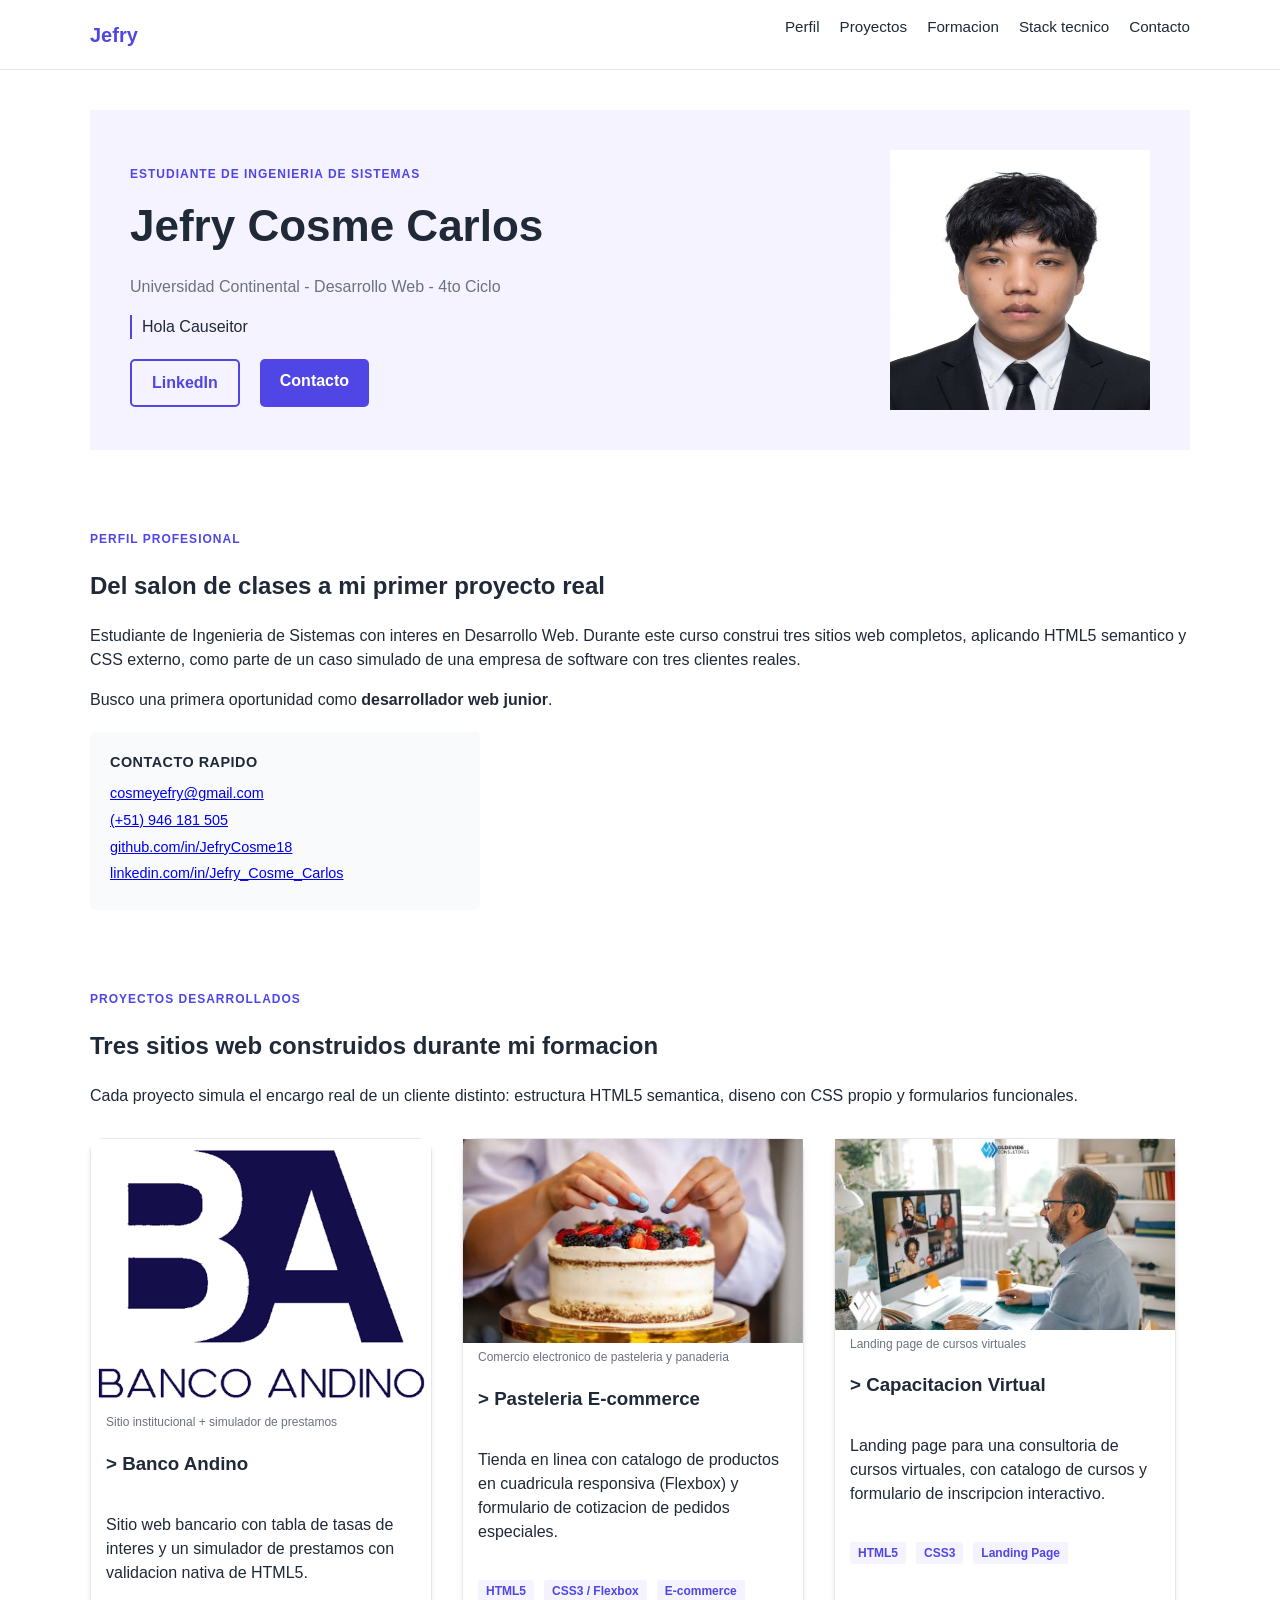
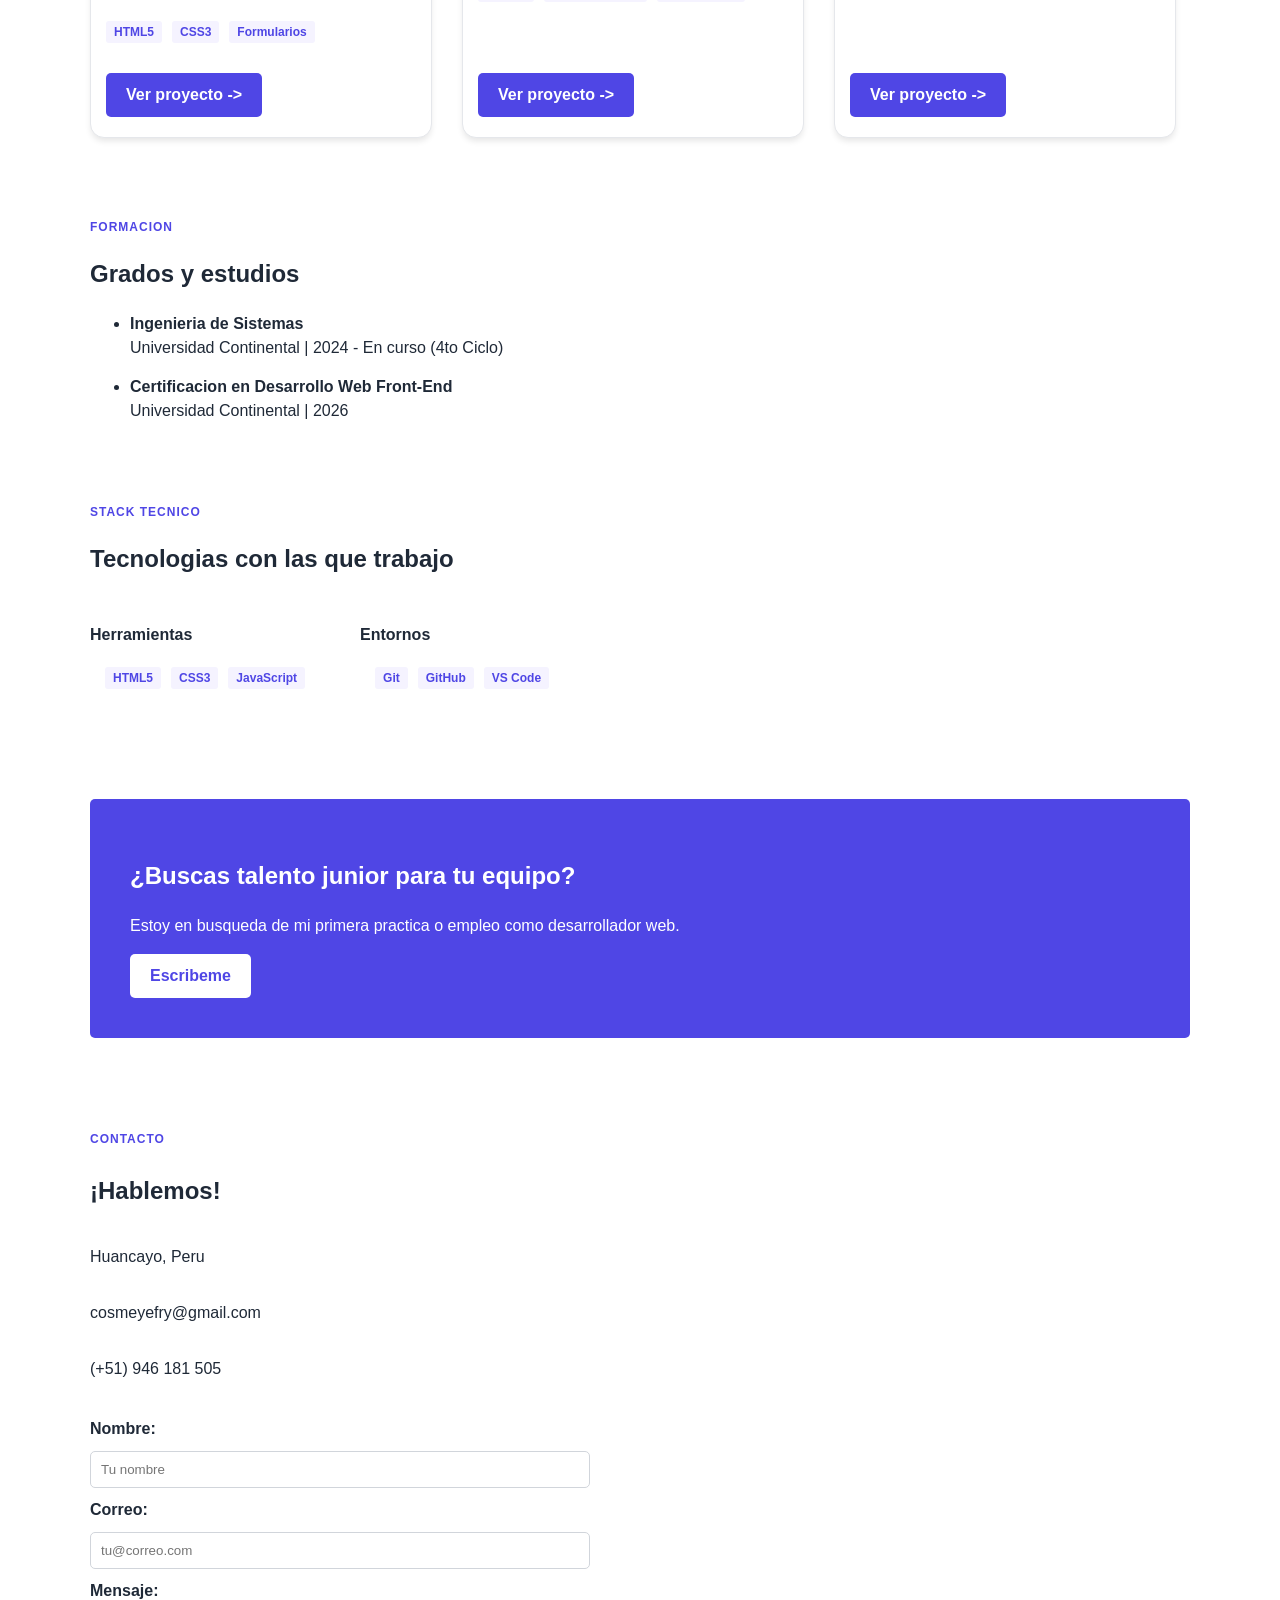
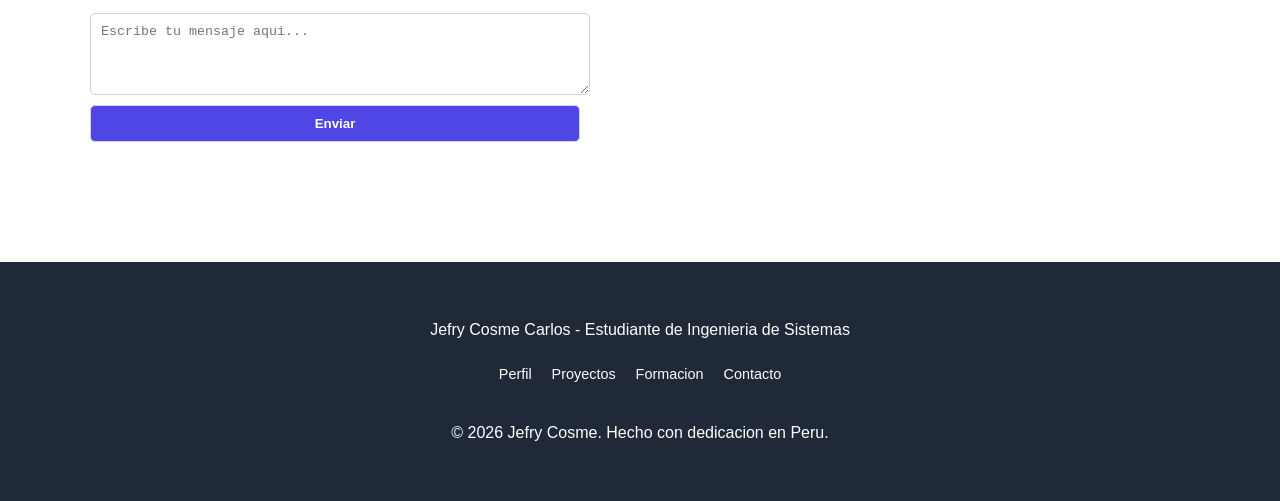
<file: index.html>
<!DOCTYPE html>
<html lang="es">
<head>
    <meta charset="UTF-8">
    <meta http-equiv="refresh" content="0; url=html/portafolio.html">
    <title>Portafolio | Jefry Cosme Carlos</title>
</head>
<body>
    <p>Redirigiendo al portafolio... Si no carga automáticamente, <a href="html/portafolio.html">haz clic aquí</a>.</p>
</body>
</html>
</file>
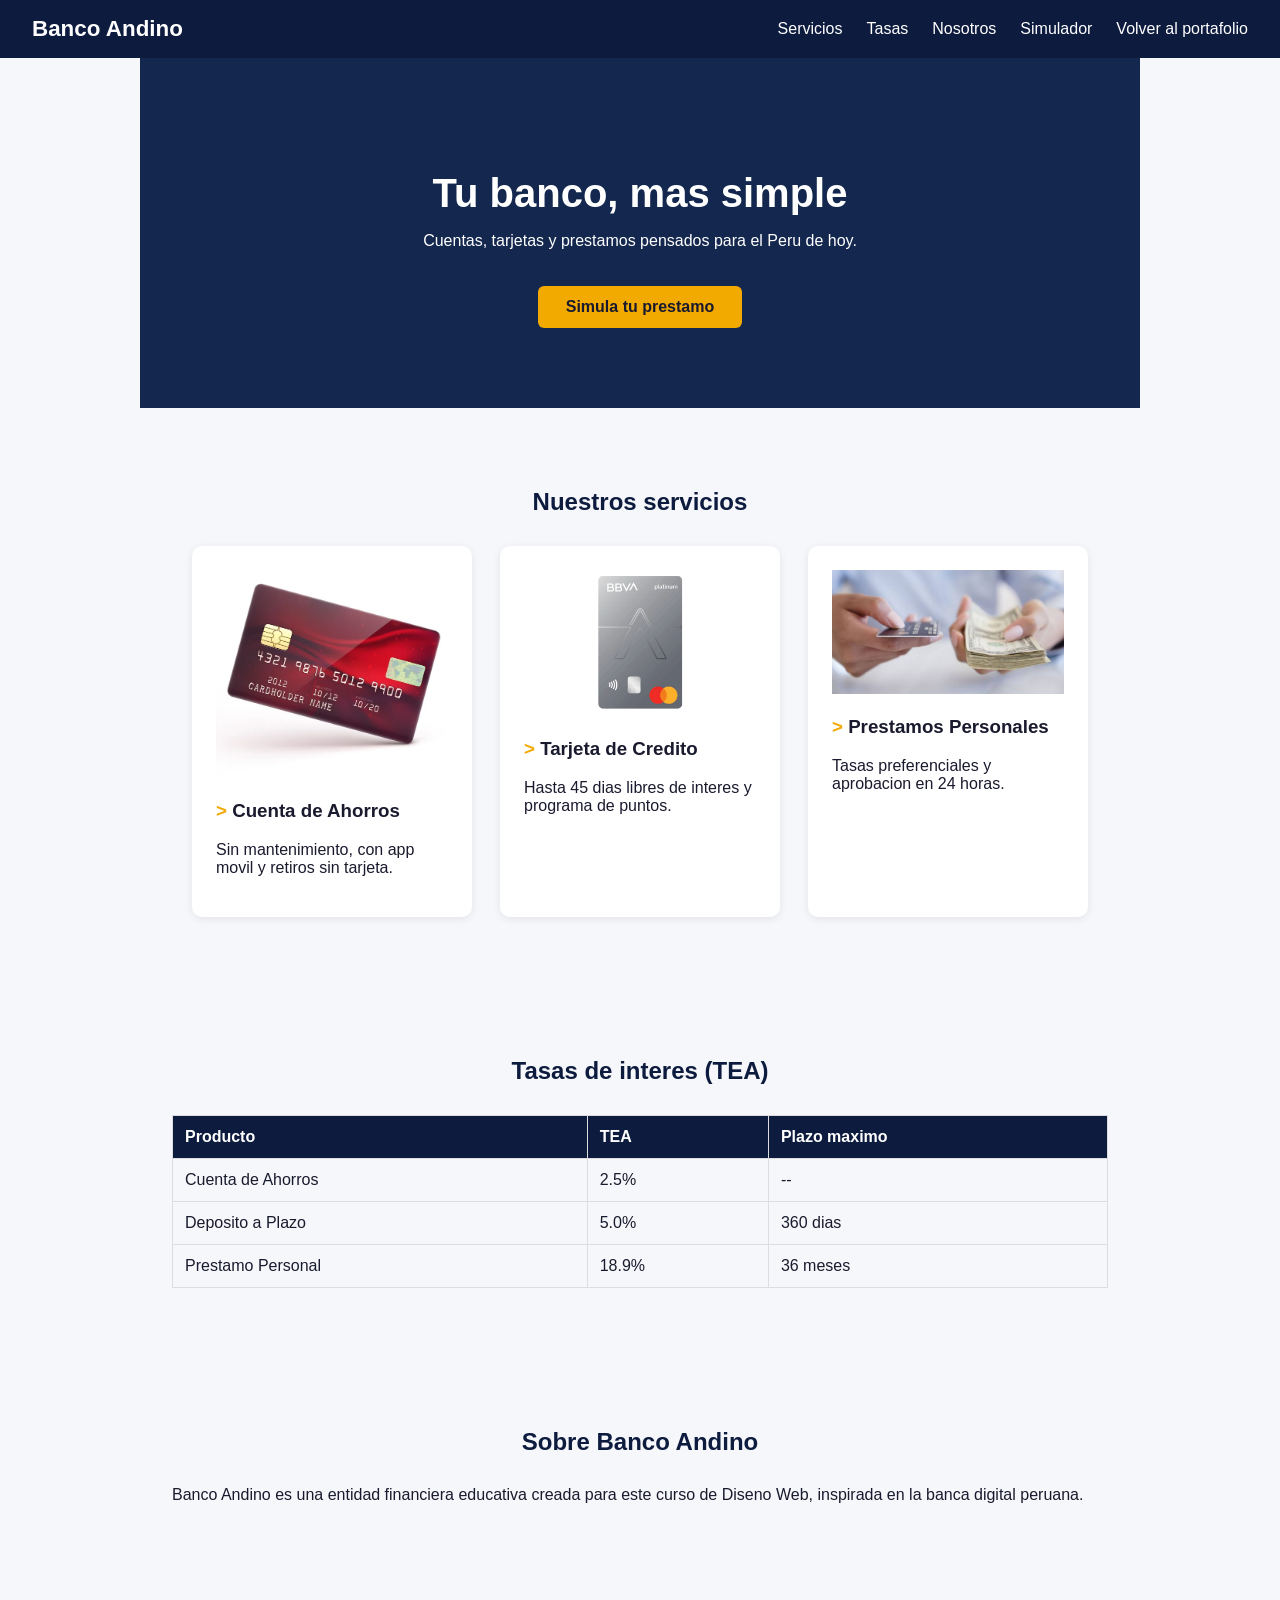
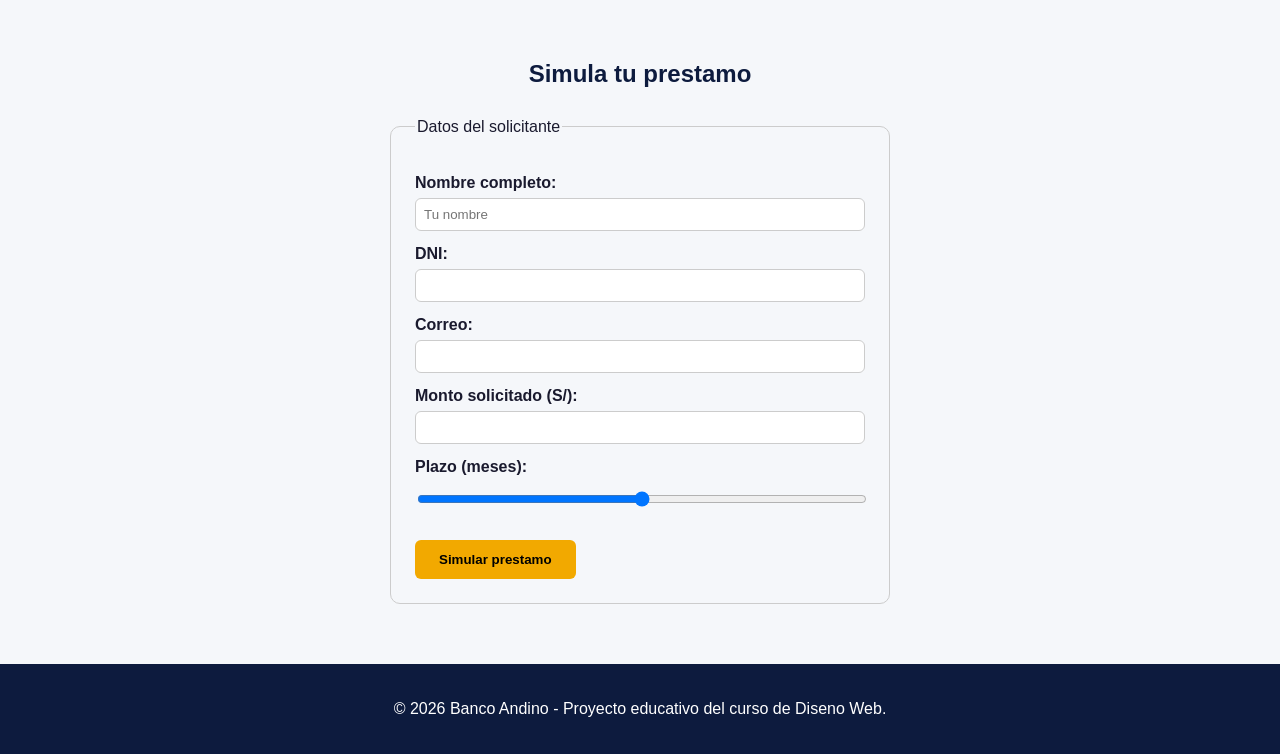
<file: html/banco.html>
<!DOCTYPE html>
<html lang="es">
<head>
    <meta charset="UTF-8">
    <meta name="viewport" content="width=device-width, initial-scale=1.0">
    <meta name="description" content="Banco Andino - Banca simple y confiable">
    <title>Banco Andino</title>
    <link rel="stylesheet" href="../css/banco.css">
</head>
<body>
    <header>
        <div class="logo">Banco Andino</div>
        <nav>
            <ul>
                <li><a href="#servicios">Servicios</a></li>
                <li><a href="#tasas">Tasas</a></li>
                <li><a href="#nosotros">Nosotros</a></li>
                <li><a href="#contacto">Simulador</a></li>
                <li><a href="portafolio.html">Volver al portafolio</a></li>
            </ul>
        </nav>
    </header>

    <main>
        <section class="hero">
            <h1>Tu banco, mas simple</h1>
            <p>Cuentas, tarjetas y prestamos pensados para el Peru de hoy.</p>
            <a href="#contacto" class="btn">Simula tu prestamo</a>
        </section>

        <section id="servicios">
            <h2>Nuestros servicios</h2>
            <div class="servicios-grid">
                <article class="servicio-card">
                    <img src="../img/ahorros.jpg" alt="Cuenta de Ahorros" width="100%">
                    <h3>Cuenta de Ahorros</h3>
                    <p>Sin mantenimiento, con app movil y retiros sin tarjeta.</p>
                </article>
                <article class="servicio-card">
                    <img src="../img/tarjeta.jpg" alt="Tarjeta de Credito" width="100%">
                    <h3>Tarjeta de Credito</h3>
                    <p>Hasta 45 dias libres de interes y programa de puntos.</p>
                </article>
                <article class="servicio-card">
                    <img src="../img/prestamo.jpg" alt="Prestamos Personales" width="100%">
                    <h3>Prestamos Personales</h3>
                    <p>Tasas preferenciales y aprobacion en 24 horas.</p>
                </article>
            </div>
        </section>

        <section id="tasas">
            <h2>Tasas de interes (TEA)</h2>
            <table>
                <thead>
                    <tr>
                        <th scope="col">Producto</th>
                        <th scope="col">TEA</th>
                        <th scope="col">Plazo maximo</th>
                    </tr>
                </thead>
                <tbody>
                    <tr>
                        <td>Cuenta de Ahorros</td>
                        <td>2.5%</td>
                        <td>--</td>
                    </tr>
                    <tr>
                        <td>Deposito a Plazo</td>
                        <td>5.0%</td>
                        <td>360 dias</td>
                    </tr>
                    <tr>
                        <td>Prestamo Personal</td>
                        <td>18.9%</td>
                        <td>36 meses</td>
                    </tr>
                </tbody>
            </table>
        </section>

        <section id="nosotros">
            <h2>Sobre Banco Andino</h2>
            <p>Banco Andino es una entidad financiera educativa creada para este curso de Diseno Web, inspirada en la banca digital peruana.</p>
        </section>

        <section id="contacto">
            <h2>Simula tu prestamo</h2>
            <form action="#" method="POST">
                <fieldset>
                    <legend>Datos del solicitante</legend>

                    <label for="nombre">Nombre completo:</label>
                    <input type="text" id="nombre" name="nombre" placeholder="Tu nombre" required>

                    <label for="dni">DNI:</label>
                    <input type="text" id="dni" name="dni" pattern="[0-9]{8}" maxlength="8" required>

                    <label for="correo">Correo:</label>
                    <input type="email" id="correo" name="correo" required>

                    <label for="monto">Monto solicitado (S/):</label>
                    <input type="number" id="monto" name="monto" min="500" max="50000" step="100">

                    <label for="plazo">Plazo (meses):</label>
                    <input type="range" id="plazo" name="plazo" min="6" max="36">

                    <input type="submit" value="Simular prestamo">
                </fieldset>
            </form>
        </section>
    </main>

    <footer>
        <p>&copy; 2026 Banco Andino - Proyecto educativo del curso de Diseno Web.</p>
    </footer>
</body>
</html>
</file>
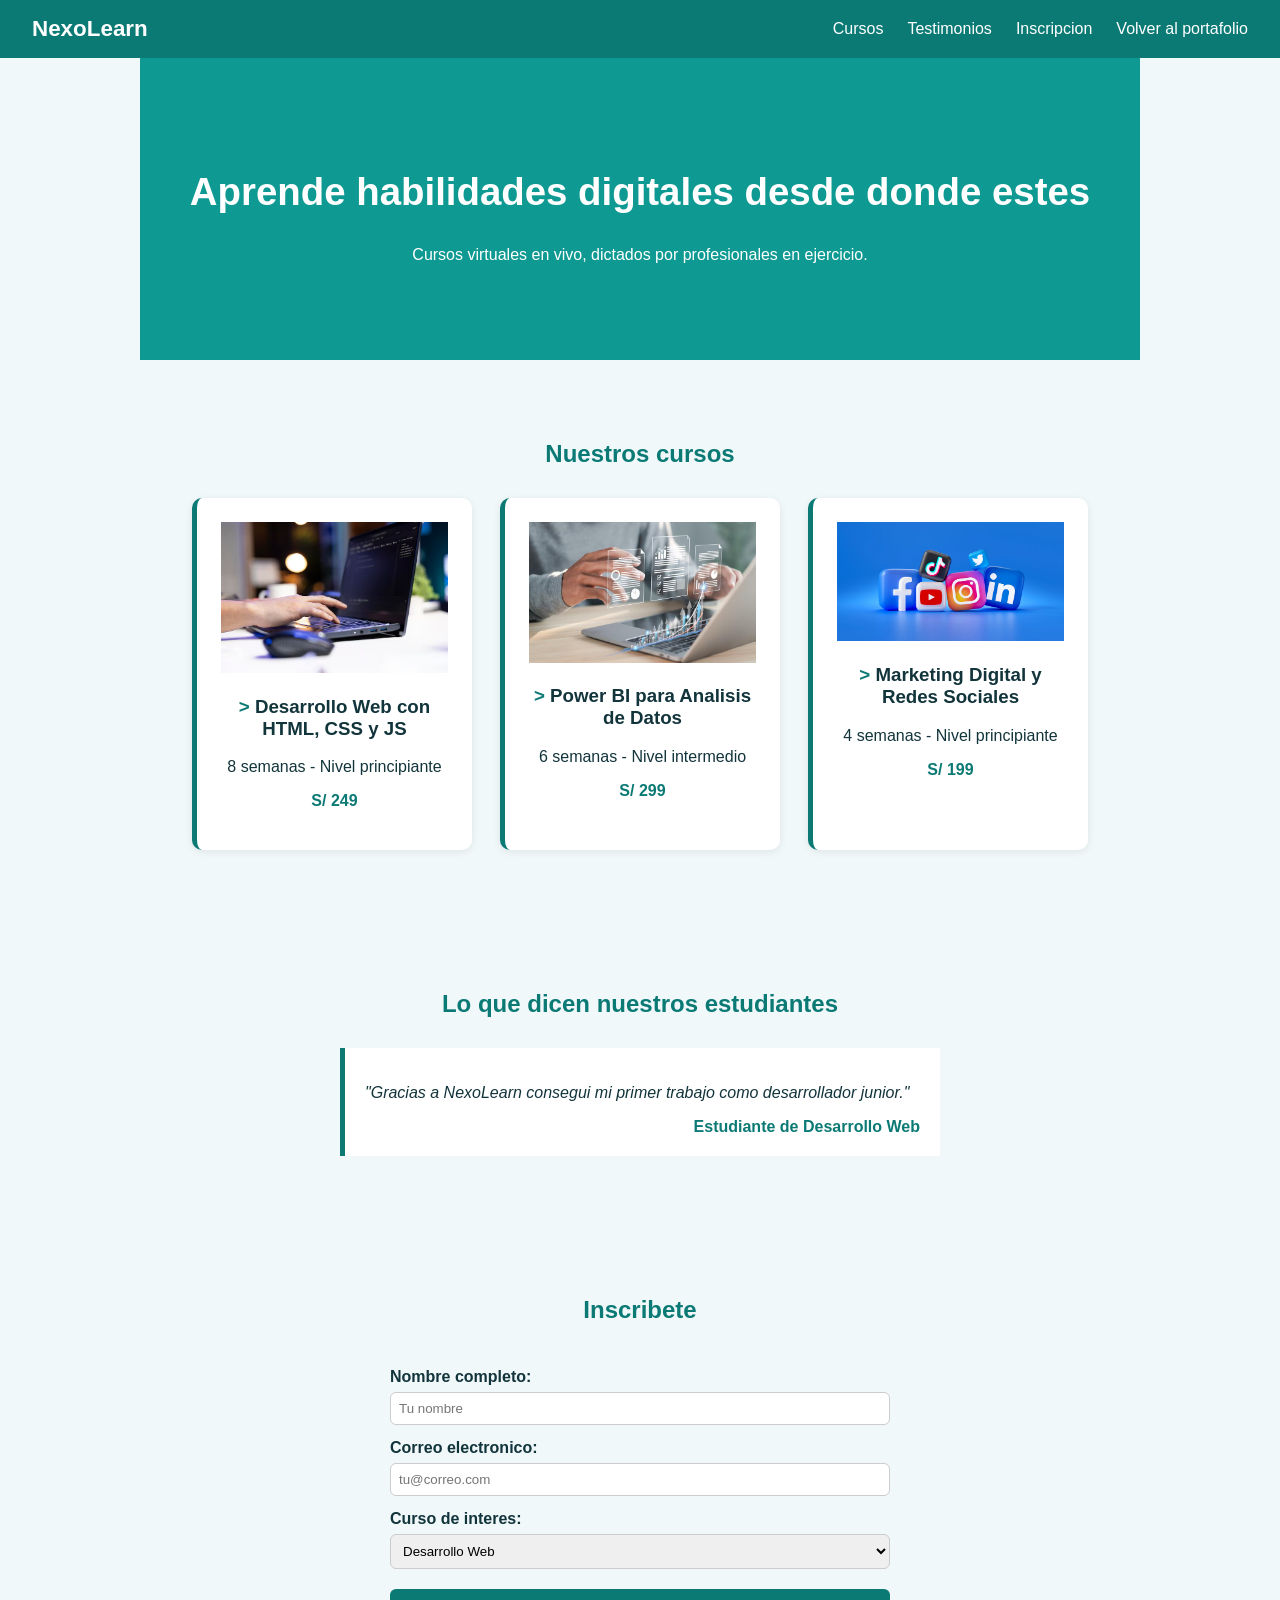
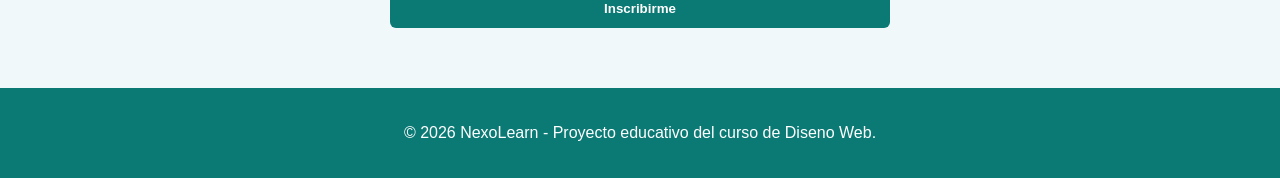
<file: html/capacitacion_virtual.html>
<!DOCTYPE html>
<html lang="es">
<head>
    <meta charset="UTF-8">
    <meta name="viewport" content="width=device-width, initial-scale=1.0">
    <meta name="description" content="NexoLearn - Capacitacion y Cursos Virtuales">
    <title>NexoLearn - Capacitacion Virtual</title>
    <link rel="stylesheet" href="../css/capacitacion_virtual.css">
</head>
<body>
    <header>
        <div class="logo">NexoLearn</div>
        <nav>
            <ul>
                <li><a href="#cursos">Cursos</a></li>
                <li><a href="#testimonios">Testimonios</a></li>
                <li><a href="#inscripcion">Inscripcion</a></li>
                <li><a href="portafolio.html">Volver al portafolio</a></li>
            </ul>
        </nav>
    </header>

    <main>
        <section class="hero">
            <h1>Aprende habilidades digitales desde donde estes</h1>
            <p>Cursos virtuales en vivo, dictados por profesionales en ejercicio.</p>
        </section>

        <section id="cursos">
            <h2>Nuestros cursos</h2>
            <div class="cursos-grid">
                
                <article class="curso-card">
                    <img src="../img/curso_web.jpg" alt="Desarrollo Web" width="100%">
                    <h3>Desarrollo Web con HTML, CSS y JS</h3>
                    <p>8 semanas - Nivel principiante</p>
                    <p class="precio">S/ 249</p>
                </article>

                <article class="curso-card">
                    <img src="../img/curso_powerbi.jpg" alt="Power BI" width="100%">
                    <h3>Power BI para Analisis de Datos</h3>
                    <p>6 semanas - Nivel intermedio</p>
                    <p class="precio">S/ 299</p>
                </article>

                <article class="curso-card">
                    <img src="../img/curso_marketing.jpg" alt="Marketing Digital" width="100%">
                    <h3>Marketing Digital y Redes Sociales</h3>
                    <p>4 semanas - Nivel principiante</p>
                    <p class="precio">S/ 199</p>
                </article>

            </div>
        </section>

        <section id="testimonios">
            <h2>Lo que dicen nuestros estudiantes</h2>
            <blockquote>
                <p>"Gracias a NexoLearn consegui mi primer trabajo como desarrollador junior."</p>
                <cite>Estudiante de Desarrollo Web</cite>
            </blockquote>
        </section>

        <section id="inscripcion">
            <h2>Inscribete</h2>
            <form>
                <label for="nombre">Nombre completo:</label>
                <input type="text" id="nombre" name="nombre" placeholder="Tu nombre" required>

                <label for="correo">Correo electronico:</label>
                <input type="email" id="correo" name="correo" placeholder="tu@correo.com" required>

                <label for="curso">Curso de interes:</label>
                <select id="curso" name="curso">
                    <option value="web">Desarrollo Web</option>
                    <option value="bi">Power BI</option>
                    <option value="marketing">Marketing Digital</option>
                </select>

                <input type="submit" value="Inscribirme">
            </form>
        </section>
    </main>

    <footer>
        <p>&copy; 2026 NexoLearn - Proyecto educativo del curso de Diseno Web.</p>
    </footer>
</body>
</html>
</file>
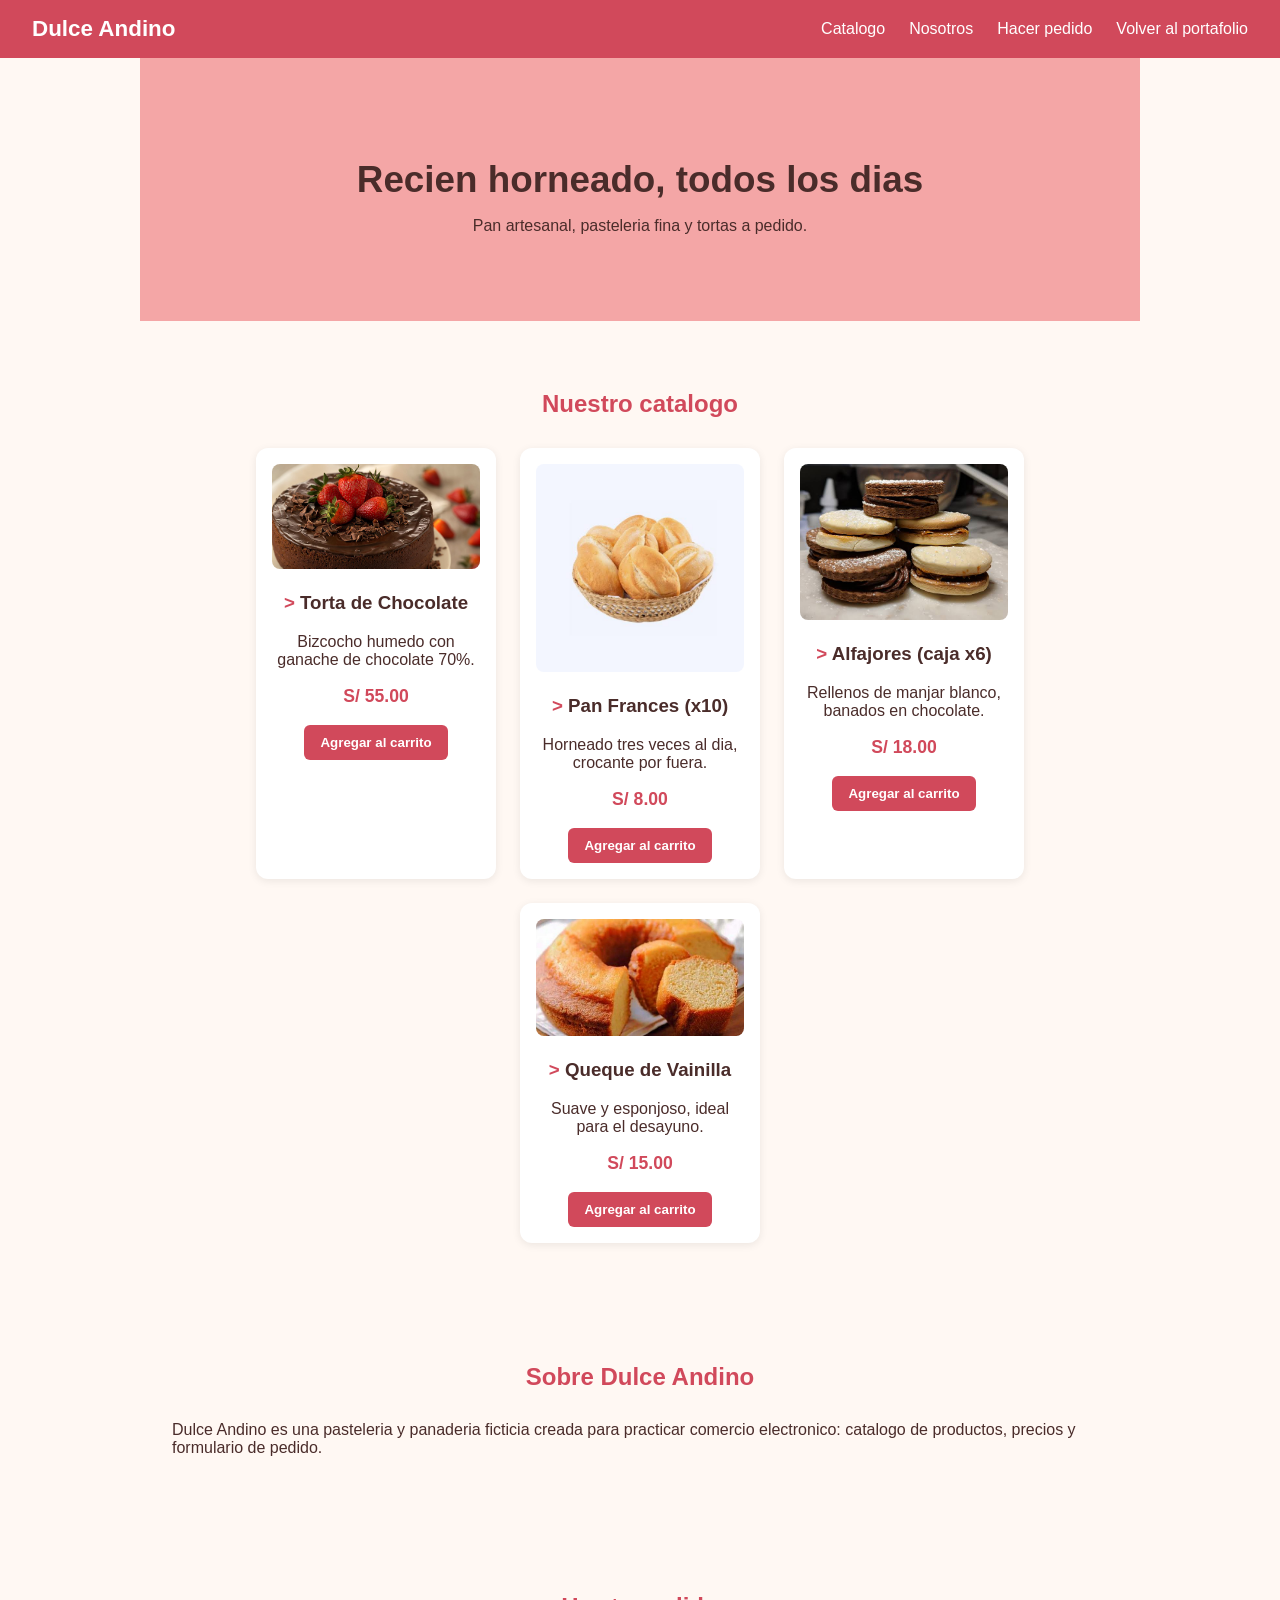
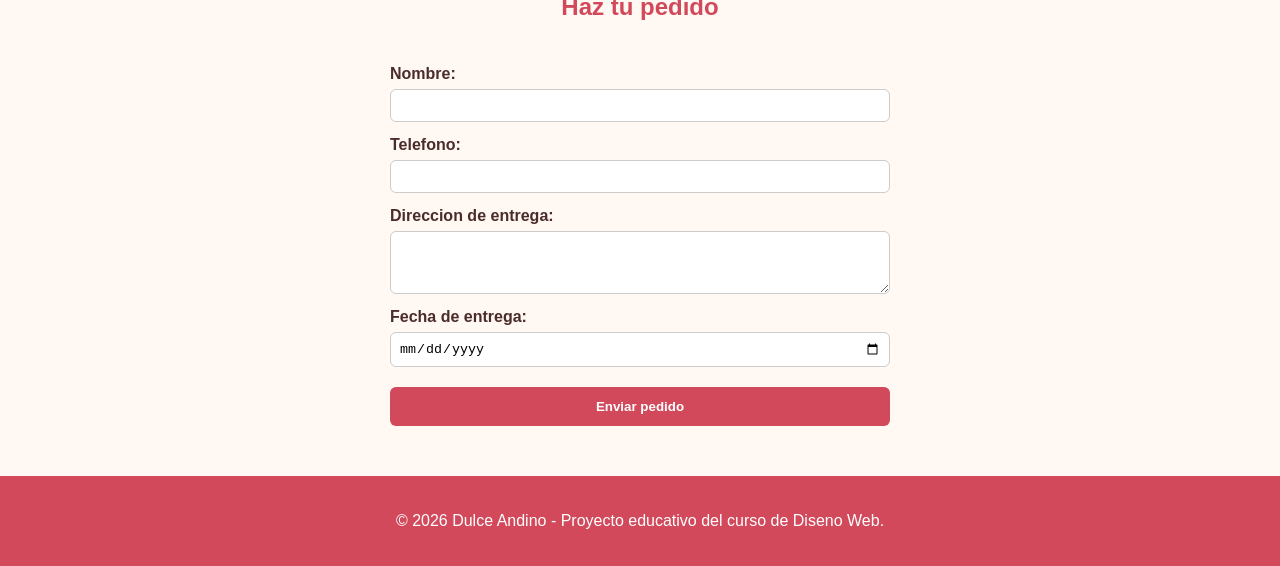
<file: html/pasteleria_ecommerce.html>
<!DOCTYPE html>
<html lang="es">
<head>
    <meta charset="UTF-8">
    <meta name="viewport" content="width=device-width, initial-scale=1.0">
    <meta name="description" content="Dulce Andino - Pasteleria y Panaderia">
    <title>Dulce Andino - Pasteleria y Panaderia</title>
    <link rel="stylesheet" href="../css/pasteleria_ecommerce.css">
</head>
<body>
    <header>
        <div class="logo">Dulce Andino</div>
        <nav>
            <ul>
                <li><a href="#catalogo">Catalogo</a></li>
                <li><a href="#nosotros">Nosotros</a></li>
                <li><a href="#contacto">Hacer pedido</a></li>
                <li><a href="portafolio.html">Volver al portafolio</a></li>
            </ul>
        </nav>
    </header>

    <main>
        <section class="hero">
            <h1>Recien horneado, todos los dias</h1>
            <p>Pan artesanal, pasteleria fina y tortas a pedido.</p>
        </section>

        <section id="catalogo">
            <h2>Nuestro catalogo</h2>
            <div class="productos-grid">
                
                <article class="producto-card">
                    <img src="../img/torta_chocolate.jpg" alt="Torta de chocolate">
                    <h3>Torta de Chocolate</h3>
                    <p>Bizcocho humedo con ganache de chocolate 70%.</p>
                    <p class="precio">S/ 55.00</p>
                    <button type="button">Agregar al carrito</button>
                </article>

                <article class="producto-card">
                    <img src="../img/pan_frances.jpg" alt="Pan frances">
                    <h3>Pan Frances (x10)</h3>
                    <p>Horneado tres veces al dia, crocante por fuera.</p>
                    <p class="precio">S/ 8.00</p>
                    <button type="button">Agregar al carrito</button>
                </article>

                <article class="producto-card">
                    <img src="../img/alfajores.jpg" alt="Alfajores">
                    <h3>Alfajores (caja x6)</h3>
                    <p>Rellenos de manjar blanco, banados en chocolate.</p>
                    <p class="precio">S/ 18.00</p>
                    <button type="button">Agregar al carrito</button>
                </article>

                <article class="producto-card">
                    <img src="../img/queque_vainilla.jpg" alt="Queque de vainilla">
                    <h3>Queque de Vainilla</h3>
                    <p>Suave y esponjoso, ideal para el desayuno.</p>
                    <p class="precio">S/ 15.00</p>
                    <button type="button">Agregar al carrito</button>
                </article>

            </div>
        </section>

        <section id="nosotros">
            <h2>Sobre Dulce Andino</h2>
            <p>Dulce Andino es una pasteleria y panaderia ficticia creada para practicar comercio electronico: catalogo de productos, precios y formulario de pedido.</p>
        </section>

        <section id="contacto">
            <h2>Haz tu pedido</h2>
            <form>
                <label for="nombre">Nombre:</label>
                <input type="text" id="nombre" name="nombre" required>

                <label for="telefono">Telefono:</label>
                <input type="tel" id="telefono" name="telefono">

                <label for="direccion">Direccion de entrega:</label>
                <textarea id="direccion" name="direccion" rows="3"></textarea>

                <label for="fecha">Fecha de entrega:</label>
                <input type="date" id="fecha" name="fecha">

                <input type="submit" value="Enviar pedido">
            </form>
        </section>
    </main>

    <footer>
        <p>&copy; 2026 Dulce Andino - Proyecto educativo del curso de Diseno Web.</p>
    </footer>
</body>
</html>
</file>
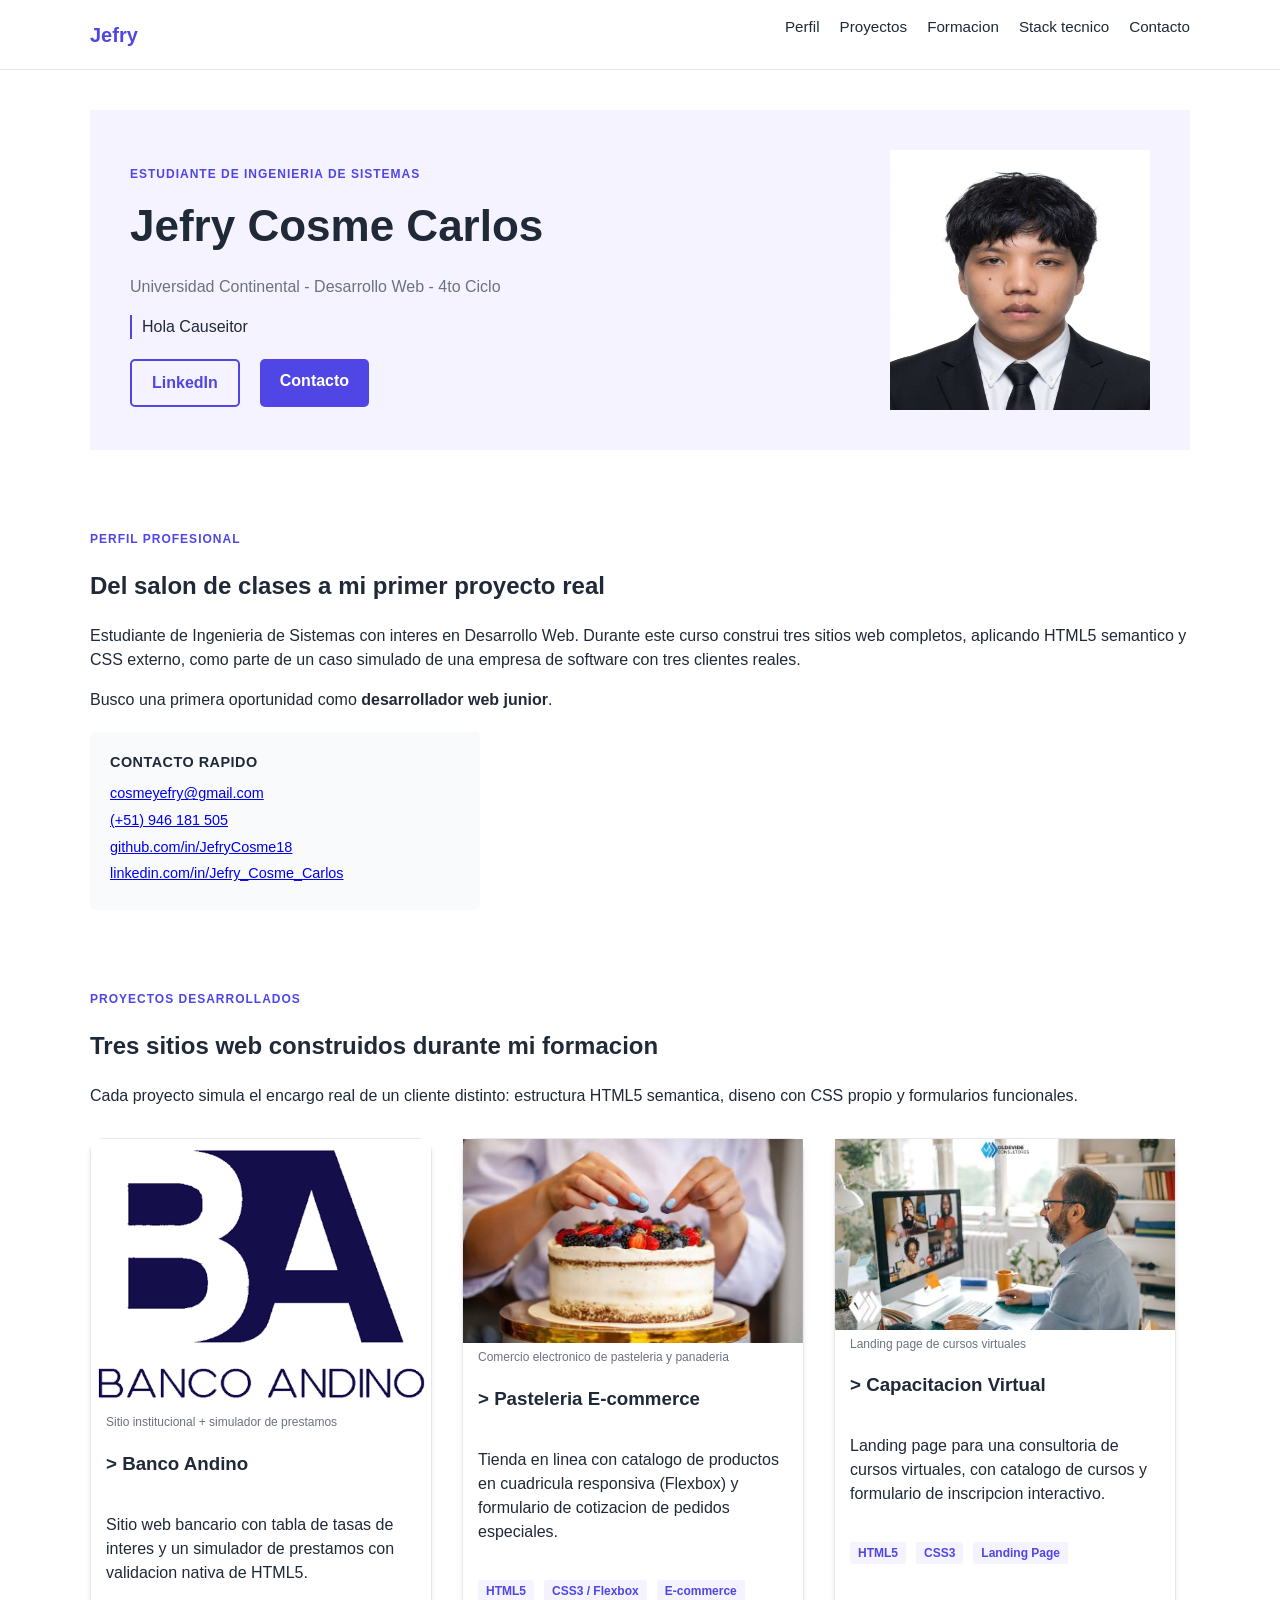
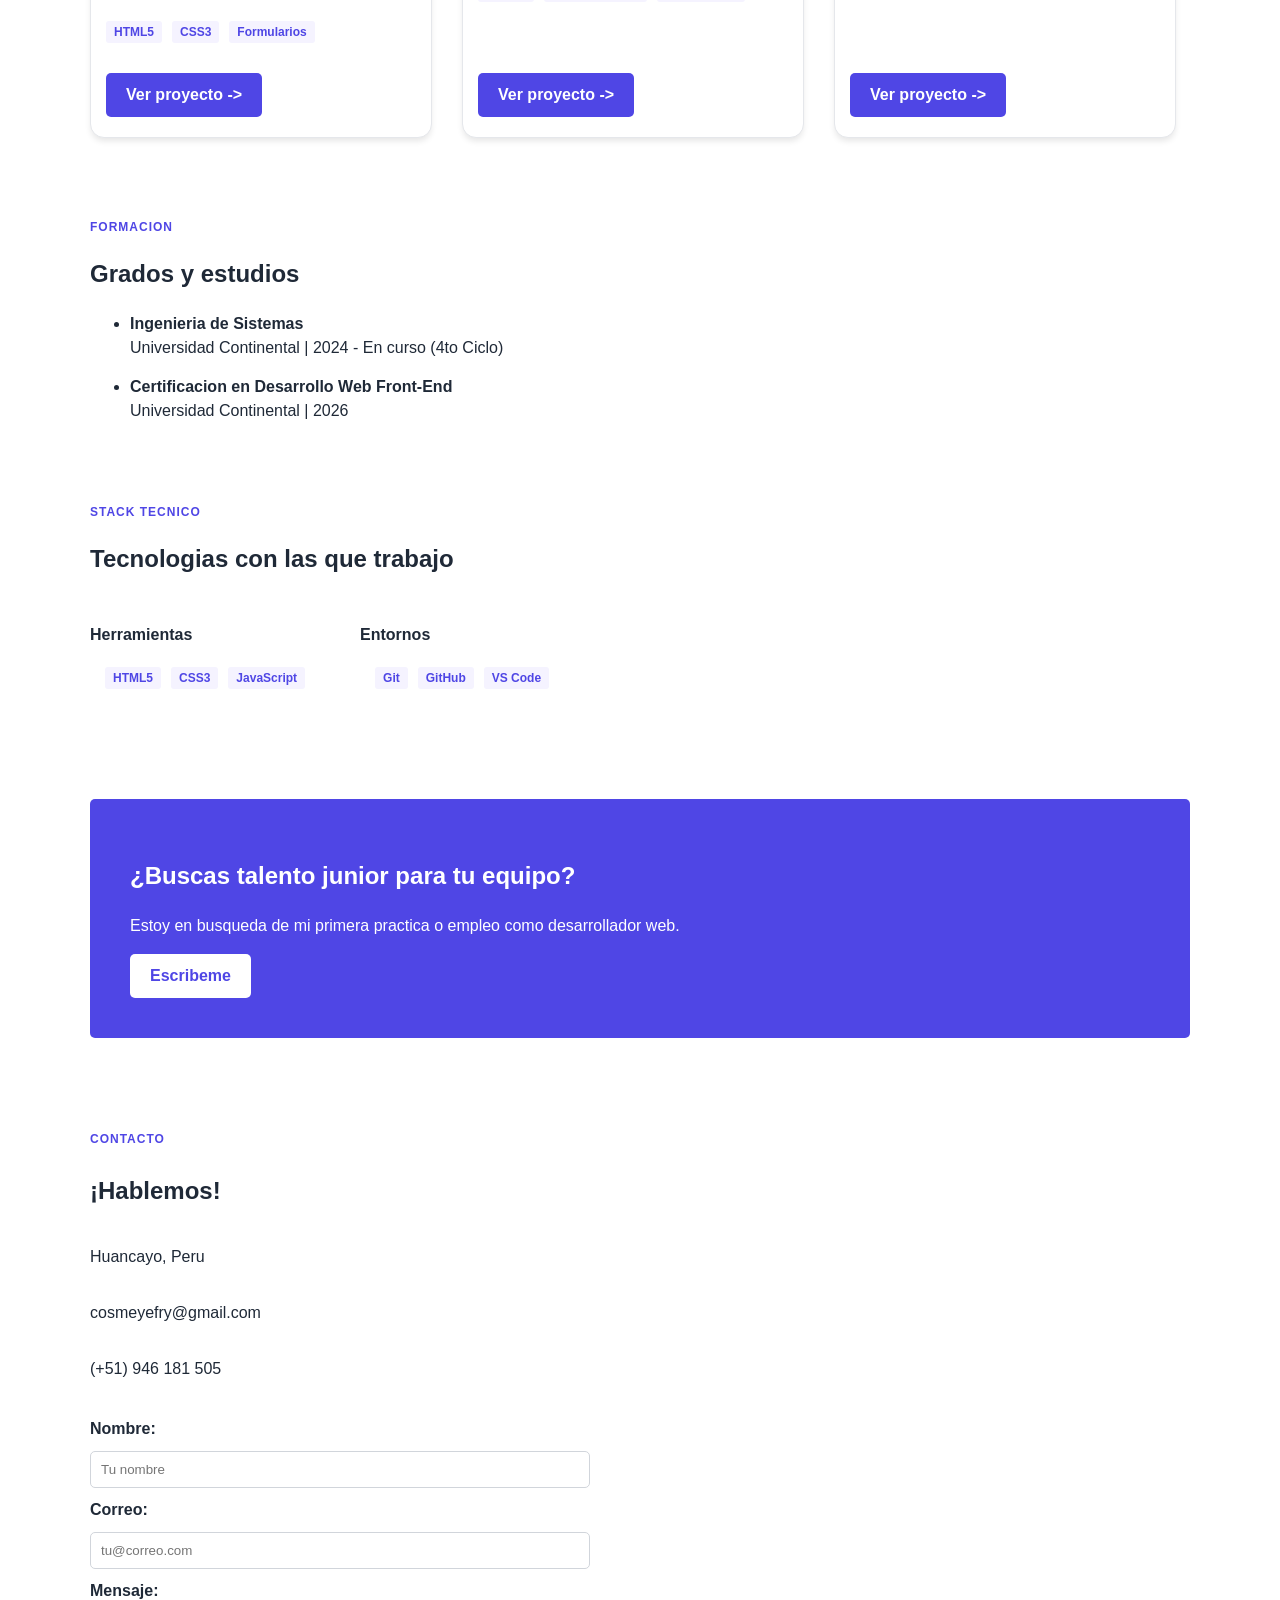
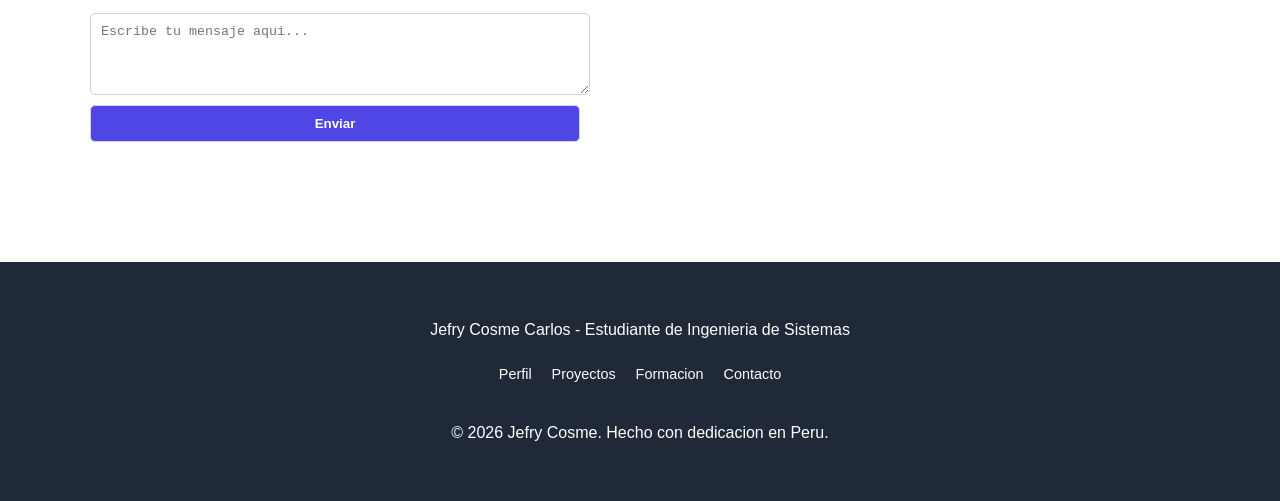
<file: html/portafolio.html>
<!DOCTYPE html>
<html lang="es">
<head>
    <meta charset="UTF-8">
    <meta name="viewport" content="width=device-width, initial-scale=1.0">
    <meta name="description" content="Portafolio de Jefry Cosme Carlos, Estudiante de Ingenieria de Sistemas">
    <meta name="author" content="Jefry">
    <title>Jefry - Portafolio de Desarrollo Web</title>
    <link rel="stylesheet" href="../css/portafolio.css">
</head>
<body>
    <header>
        <nav>
            <a href="#top" class="logo">Jefry</a>
            <ul>
                <li><a href="#perfil">Perfil</a></li>
                <li><a href="#proyectos">Proyectos</a></li>
                <li><a href="#formacion">Formacion</a></li>
                <li><a href="#stack">Stack tecnico</a></li>
                <li><a href="#contacto">Contacto</a></li>
            </ul>
        </nav>
    </header>
    <main>
        <!-- ==================== HERO ==================== -->
        <section class="hero" id="top">
            <div class="hero-text">
                <p class="kicker">Estudiante de Ingenieria de Sistemas</p>
                <h1>Jefry Cosme Carlos</h1>
                <p class="subtitulo">Universidad Continental - Desarrollo Web - 4to Ciclo</p>
                <p class="frase">Hola Causeitor</p>
                <div class="hero-botones">
                    <a href="https://linkedin.com" target="_blank" class="btn btn-outline">LinkedIn</a>
                    <a href="#contacto" class="btn btn-solido">Contacto</a>
                </div>
            </div>
            <img src="../img/foto_perfil.jpg" alt="Foto de Jefry" width="260" height="260">
        </section>

        <!-- ==================== PERFIL PROFESIONAL ==================== -->
        <section id="perfil">
            <p class="kicker">Perfil Profesional</p>
            <h2>Del salon de clases a mi primer proyecto real</h2>
            <p>Estudiante de Ingenieria de Sistemas con interes en Desarrollo Web. Durante este curso construi tres sitios web completos, aplicando HTML5 semantico y CSS externo, como parte de un caso simulado de una empresa de software con tres clientes reales.</p>
            <p>Busco una primera oportunidad como <strong>desarrollador web junior</strong>.</p>
            <div class="contacto-rapido">
                <h6>Contacto rapido</h6>
                <ul>
                    <li><a href="mailto:cosmeyefry@gmail.com">cosmeyefry@gmail.com</a></li>
                    <li><a href="tel:+51946181505">(+51) 946 181 505</a></li>
                    <li><a href="https://github.com" target="_blank">github.com/in/JefryCosme18</a></li>
                    <li><a href="https://linkedin.com" target="_blank">linkedin.com/in/Jefry_Cosme_Carlos</a></li>
                </ul>
            </div>
        </section>

        <!-- ==================== PROYECTOS ==================== -->
        <section id="proyectos">
            <p class="kicker">Proyectos desarrollados</p>
            <h2>Tres sitios web construidos durante mi formacion</h2>
            <p>Cada proyecto simula el encargo real de un cliente distinto: estructura HTML5 semantica, diseno con CSS propio y formularios funcionales.</p>
            <div class="proyectos-grid">
                <!-- Tarjeta 1: Banco Andino -->
                <article class="proyectos-card">
                    <figure>
                        <img src="../img/proyecto_banco.jpg" alt="Captura del sitio Banco Andino">
                        <figcaption>Sitio institucional + simulador de prestamos</figcaption>
                    </figure>
                    <h3>Banco Andino</h3>
                    <p>Sitio web bancario con tabla de tasas de interes y un simulador de prestamos con validacion nativa de HTML5.</p>
                    <ul class="tecnologias">
                        <li>HTML5</li>
                        <li>CSS3</li>
                        <li>Formularios</li>
                    </ul>
                    <a href="banco.html" class="btn btn-solido">Ver proyecto -></a>
                </article>

                <!-- Tarjeta 2: Pasteleria -->
                <article class="proyectos-card">
                    <figure>
                        <img src="../img/proyecto_pasteleria.jpg" alt="Captura del sitio de la Pasteleria">
                        <figcaption>Comercio electronico de pasteleria y panaderia</figcaption>
                    </figure>
                    <h3>Pasteleria E-commerce</h3>
                    <p>Tienda en linea con catalogo de productos en cuadricula responsiva (Flexbox) y formulario de cotizacion de pedidos especiales.</p>
                    <ul class="tecnologias">
                        <li>HTML5</li>
                        <li>CSS3 / Flexbox</li>
                        <li>E-commerce</li>
                    </ul>
                    <a href="pasteleria_ecommerce.html" class="btn btn-solido">Ver proyecto -></a>
                </article>

                <!-- Tarjeta 3: Capacitacion Virtual -->
                <article class="proyectos-card">
                    <figure>
                        <img src="../img/proyecto_capacitacion.jpg" alt="Captura del sitio de capacitacion virtual">
                        <figcaption>Landing page de cursos virtuales</figcaption>
                    </figure>
                    <h3>Capacitacion Virtual</h3>
                    <p>Landing page para una consultoria de cursos virtuales, con catalogo de cursos y formulario de inscripcion interactivo.</p>
                    <ul class="tecnologias">
                        <li>HTML5</li>
                        <li>CSS3</li>
                        <li>Landing Page</li>
                    </ul>
                    <a href="capacitacion_virtual.html" class="btn btn-solido">Ver proyecto -></a>
                </article>
            </div>
        </section>

        <!-- ==================== FORMACIÓN ==================== -->
        <section id="formacion">
            <p class="kicker">Formacion</p>
            <h2>Grados y estudios</h2>
            <ul>
                <li>
                    <strong>Ingenieria de Sistemas</strong><br>
                    Universidad Continental | 2024 - En curso (4to Ciclo)
                </li>
                <li>
                    <strong>Certificacion en Desarrollo Web Front-End</strong><br>
                    Universidad Continental | 2026
                </li>
            </ul>
        </section>

        <!-- ==================== STACK TÉCNICO ==================== -->
        <section id="stack">
            <p class="kicker">Stack Tecnico</p>
            <h2>Tecnologias con las que trabajo</h2>
            <div class="stack-grid">
                <div class="stack-grupo">
                    <h3>Herramientas</h3>
                    <ul class="tecnologias">
                        <li>HTML5</li>
                        <li>CSS3</li>
                        <li>JavaScript</li>
                    </ul>
                </div>
                <div class="stack-grupo">
                    <h3>Entornos</h3>
                    <ul class="tecnologias">
                        <li>Git</li>
                        <li>GitHub</li>
                        <li>VS Code</li>
                    </ul>
                </div>
            </div>
        </section>

        <!-- ==================== CTA (Call to Action) ==================== -->
        <section class="cta">
            <h2>¿Buscas talento junior para tu equipo?</h2>
            <p>Estoy en busqueda de mi primera practica o empleo como desarrollador web.</p>
            <a href="mailto:cosmeyefry@gmail.com" class="btn btn-solido">Escribeme</a>
        </section>

        <!-- ==================== CONTACTO ==================== -->
        <section id="contacto">
            <p class="kicker">Contacto</p>
            <h2>¡Hablemos!</h2>
            <p>Huancayo, Peru</p>
            <p>cosmeyefry@gmail.com</p>
            <p>(+51) 946 181 505</p>
            <form action="#" method="POST">
                <label for="nombre">Nombre:</label>
                <input type="text" id="nombre" name="nombre" placeholder="Tu nombre" required>
                <label for="correo">Correo:</label>
                <input type="email" id="correo" name="correo" placeholder="tu@correo.com" required>
                <label for="mensaje">Mensaje:</label>
                <textarea id="mensaje" name="mensaje" rows="4" placeholder="Escribe tu mensaje aqui..." required></textarea>
                <input type="submit" value="Enviar" class="btn btn-solido">
            </form>
        </section>
    </main>
    <footer>
        <p>Jefry Cosme Carlos - Estudiante de Ingenieria de Sistemas</p>
        <ul>
            <li><a href="#perfil">Perfil</a></li>
            <li><a href="#proyectos">Proyectos</a></li>
            <li><a href="#formacion">Formacion</a></li>
            <li><a href="#contacto">Contacto</a></li>
        </ul>
        <p>&copy; 2026 Jefry Cosme. Hecho con dedicacion en Peru.</p>
    </footer>
</body>
</html>
</file>
<file: css/banco.css>
:root {
    --azul-oscuro: #0d1b3e;
    --azul-texto: #1a1a2e;
    --azul-hero: #14274e;
    --dorado: #f2a900;
    --fondo: #f5f7fa;
}

* { box-sizing: border-box; }

body {
    font-family: 'Segoe UI', Arial, sans-serif;
    margin: 0;
    color: var(--azul-texto);
    background-color: var(--fondo);
}

header {
    display: flex;
    justify-content: space-between;
    align-items: center;
    background-color: var(--azul-oscuro);
    color: white;
    padding: 16px 32px;
}

.logo { font-size: 1.4rem; font-weight: bold; }

header nav ul {
    list-style: none;
    display: flex;
    gap: 24px;
    margin: 0;
    padding: 0;
}

header nav a { color: white; text-decoration: none; }
header nav a:hover { text-decoration: underline; }

.hero {
    background-color: var(--azul-hero);
    color: white;
    text-align: center;
    padding: 80px 20px;
}

.hero h1 { font-size: 2.5rem; margin-bottom: 10px; }

.btn {
    display: inline-block;
    margin-top: 20px;
    padding: 12px 28px;
    background-color: var(--dorado);
    color: var(--azul-texto);
    border-radius: 6px;
    text-decoration: none;
    font-weight: bold;
}

section { padding: 60px 32px; max-width: 1000px; margin: 0 auto; }
h2 { color: var(--azul-oscuro); text-align: center; margin-bottom: 30px; }

.servicios-grid { display: flex; flex-wrap: wrap; gap: 28px; justify-content: center; }

.servicio-card {
    background-color: white;
    -webkit-border-radius: 10px;
    -moz-border-radius: 10px;
    border-radius: 10px;
    padding: 24px;
    width: 280px;
    box-shadow: 0 2px 8px rgba(0, 0, 0, 0.08);
}

.servicio-card h3::before {
    content: "> ";
    color: var(--dorado);
    font-weight: bold;
}

table { width: 100%; border-collapse: collapse; }
th, td { padding: 12px; border: 1px solid #ddd; text-align: left; }
th { background-color: var(--azul-oscuro); color: white; }

form fieldset {
    border: 1px solid #ccc;
    border-radius: 10px;
    padding: 24px;
    max-width: 500px;
    margin: 0 auto;
}

form label { display: block; margin-top: 14px; font-weight: bold; }

form input {
    width: 100%;
    padding: 8px;
    margin-top: 6px;
    border-radius: 6px;
    border: 1px solid #ccc;
}

form input[type="submit"] {
    margin-top: 20px;
    width: auto;
    background-color: var(--dorado);
    border: none;
    padding: 12px 24px;
    font-weight: bold;
    cursor: pointer;
    border-radius: 6px;
}

footer { background-color: var(--azul-oscuro); color: white; text-align: center; padding: 20px; }
</file>
<file: css/capacitacion_virtual.css>
:root {
    --verde-marca: #0b7a75;
    --verde-oscuro: #12343b;
    --verde-claro: #0e9a92;
    --fondo: #f0f8fa;
}

* { box-sizing: border-box; }

body {
    font-family: 'Segoe UI', Arial, sans-serif;
    margin: 0;
    background-color: var(--fondo);
    color: var(--verde-oscuro);
}

header {
    display: flex;
    justify-content: space-between;
    align-items: center;
    background-color: var(--verde-marca);
    color: white;
    padding: 16px 32px;
}

.logo { font-size: 1.4rem; font-weight: bold; }

header nav ul {
    list-style: none;
    display: flex;
    gap: 24px;
    margin: 0;
    padding: 0;
}

header nav a { color: white; text-decoration: none; }
header nav a:hover { text-decoration: underline; }

.hero {
    background-color: var(--verde-claro);
    color: white;
    text-align: center;
    padding: 80px 20px;
}

.hero h1 { font-size: 2.4rem; }

section { padding: 60px 32px; max-width: 1000px; margin: 0 auto; }
h2 { text-align: center; color: var(--verde-marca); margin-bottom: 30px; }

.cursos-grid { display: flex; flex-wrap: wrap; gap: 28px; justify-content: center; }

.curso-card {
    background-color: white;
    -webkit-border-radius: 10px;
    -moz-border-radius: 10px;
    border-radius: 10px;
    border-left: 5px solid var(--verde-marca);
    padding: 24px;
    width: 280px;
    text-align: center;
    box-shadow: 0 2px 8px rgba(0, 0, 0, 0.08);
}

.curso-card h3::before {
    content: "> ";
    color: var(--verde-marca);
    font-weight: bold;
}

.precio { font-weight: bold; color: var(--verde-marca); }

blockquote {
    background-color: white;
    border-left: 5px solid var(--verde-marca);
    padding: 20px;
    font-style: italic;
    max-width: 600px;
    margin: 0 auto;
}

blockquote cite {
    display: block;
    margin-top: 10px;
    font-style: normal;
    font-weight: bold;
    color: var(--verde-marca);
    text-align: right;
}

form { max-width: 500px; margin: 0 auto; display: flex; flex-direction: column; }
form label { margin-top: 14px; font-weight: bold; }

form input, form select {
    padding: 8px;
    margin-top: 6px;
    border-radius: 6px;
    border: 1px solid #ccc;
}

form input[type="submit"] {
    margin-top: 20px;
    background-color: var(--verde-marca);
    color: white;
    border: none;
    padding: 12px;
    border-radius: 6px;
    font-weight: bold;
    cursor: pointer;
}

footer { background-color: var(--verde-marca); color: white; text-align: center; padding: 20px; }
</file>
<file: css/pasteleria_ecommerce.css>
:root {
    --rosa-marca: #d1495b;
    --marron-texto: #4a2c2a;
    --rosa-claro: #f4a6a6;
    --fondo: #fff8f3;
}

* { box-sizing: border-box; }

body {
    font-family: 'Trebuchet MS', Arial, sans-serif;
    margin: 0;
    background-color: var(--fondo);
    color: var(--marron-texto);
}

header {
    display: flex;
    justify-content: space-between;
    align-items: center;
    background-color: var(--rosa-marca);
    color: white;
    padding: 16px 32px;
}

.logo { font-size: 1.4rem; font-weight: bold; }

header nav ul {
    list-style: none;
    display: flex;
    gap: 24px;
    margin: 0;
    padding: 0;
}

header nav a { color: white; text-decoration: none; }
header nav a:hover { text-decoration: underline; }

.hero {
    background-color: var(--rosa-claro);
    text-align: center;
    padding: 70px 20px;
    color: var(--marron-texto);
}

.hero h1 { font-size: 2.3rem; margin-bottom: 10px; }

section { padding: 50px 32px; max-width: 1000px; margin: 0 auto; }
h2 { text-align: center; color: var(--rosa-marca); margin-bottom: 30px; }

.productos-grid { display: flex; flex-wrap: wrap; gap: 24px; justify-content: center; }

.producto-card {
    background-color: white;
    -webkit-border-radius: 12px;
    -moz-border-radius: 12px;
    border-radius: 12px;
    padding: 16px;
    width: 240px;
    text-align: center;
    box-shadow: 0 2px 8px rgba(0, 0, 0, 0.08);
}

.producto-card h3::before {
    content: "> ";
    color: var(--rosa-marca);
    font-weight: bold;
}

.producto-card img { width: 100%; border-radius: 8px; }
.precio { font-weight: bold; color: var(--rosa-marca); font-size: 1.1rem; }

.producto-card button {
    background-color: var(--rosa-marca);
    color: white;
    border: none;
    padding: 10px 16px;
    border-radius: 6px;
    cursor: pointer;
    font-weight: bold;
}

.producto-card button:hover { background-color: #a83346; }

form { max-width: 500px; margin: 0 auto; display: flex; flex-direction: column; }
form label { margin-top: 14px; font-weight: bold; }

form input, form textarea {
    padding: 8px;
    margin-top: 6px;
    border-radius: 6px;
    border: 1px solid #ccc;
}

form input[type="submit"] {
    margin-top: 20px;
    background-color: var(--rosa-marca);
    color: white;
    border: none;
    padding: 12px;
    border-radius: 6px;
    font-weight: bold;
    cursor: pointer;
}

footer { background-color: var(--rosa-marca); color: white; text-align: center; padding: 20px; }
</file>
<file: css/portafolio.css>
:root {
    --morado: #4f46e5;
    --morado-claro: #f5f3ff;
    --texto: #1f2937;
    --gris: #6b7280;
}

body {
    font-family: 'Segoe UI', Arial, sans-serif;
    margin: 0;
    color: var(--texto);
    background-color: #ffffff;
    line-height: 1.5;
}

header {
    position: sticky;
    top: 0;
    background-color: white;
    border-bottom: 1px solid #e5e7eb;
    z-index: 10;
}

header nav {
    display: flex;
    justify-content: space-between;
    align-items: center;
    max-width: 1100px;
    margin: 0 auto;
    padding: 15px 20px;
}

.logo {
    font-weight: bold;
    font-size: 1.25rem;
    color: var(--morado);
    text-decoration: none;
}

header nav ul {
    list-style: none;
    display: flex;
    padding: 0;
    margin: 0;
    gap: 20px;
}

header nav ul a {
    color: var(--texto);
    text-decoration: none;
    font-size: 0.95rem;
}

header nav ul a:hover {
    color: var(--morado);
}

.kicker {
    text-transform: uppercase;
    letter-spacing: 1px;
    font-size: 0.75rem;
    color: var(--morado);
    font-weight: bold;
    margin-bottom: 5px;
}

.btn {
    display: inline-block;
    padding: 10px 20px;
    border-radius: 5px;
    text-decoration: none;
    font-weight: bold;
    margin-right: 10px;
}

.btn-solido {
    background-color: var(--morado);
    color: white;
}

.btn-solido:hover {
    background-color: #4338ca;
}

.btn-outline {
    border: 2px solid var(--morado);
    color: var(--morado);
}

.btn-outline:hover {
    background-color: var(--morado-claro);
}

main {
    max-width: 1100px;
    margin: 0 auto;
    padding: 40px 20px;
}

main > section {
    margin-bottom: 80px;
}

.hero {
    display: flex;
    align-items: center;
    justify-content: space-between;
    gap: 40px;
    background-color: var(--morado-claro);
    max-width: 100%;
    padding: 40px;
}

.hero-text h1 {
    font-size: 2.75rem;
    margin: 10px 0;
    color: var(--texto);
}

.hero-text .subtitulo {
    color: var(--gris);
}

.hero-text .frase {
    border-left: 2px solid var(--morado);
    padding-left: 10px;
}

.hero-botones {
    display: flex;
    gap: 10px;
    margin-top: 20px;
}

.contacto-rapido {
    background-color: #f9fafb;
    border-radius: 5px;
    padding: 20px;
    margin-top: 20px;
    max-width: 350px;
}

.contacto-rapido h6 {
    margin: 0 0 10px 0;
    font-size: 0.9rem;
    text-transform: uppercase;
    letter-spacing: 0.5px;
}

.contacto-rapido ul {
    list-style: none;
    margin: 0;
    padding: 0;
    font-size: 0.9rem;
}

.contacto-rapido li {
    margin-bottom: 5px;
}

.proyectos-grid {
    display: flex;
    flex-wrap: wrap;
    gap: 30px;
    margin-top: 30px;
}

.proyectos-card {
    background-color: white;
    border: 1px solid #e5e7eb;
    -webkit-border-radius: 14px;
    -moz-border-radius: 14px;
    border-radius: 14px;
    width: 340px;
    box-shadow: 0 4px 6px -1px rgba(0, 0, 0, 0.1);
    padding-bottom: 20px;
    display: flex;
    flex-direction: column;
}

.proyectos-card figure {
    margin: 0;
}

.proyectos-card img {
    width: 100%;
    display: block;
}

.proyectos-card figcaption {
    font-size: 0.75rem;
    color: var(--gris);
    padding: 5px 15px 0;
}

.proyectos-card h3::before {
    content: "> ";
}

.proyectos-card h3 {
    padding: 0 15px;
}

.proyectos-card p {
    padding: 0 15px;
}

.tecnologias {
    list-style: none;
    padding: 0 15px;
    display: flex;
    gap: 10px;
    margin-bottom: 15px;
}

.tecnologias li {
    background-color: var(--morado-claro);
    color: var(--morado);
    font-size: 0.75rem;
    padding: 2px 8px;
    border-radius: 3px;
    font-weight: bold;
}

.proyectos-card .btn {
    margin: auto 15px 0;
    align-self: flex-start;
}

ul {
    margin-top: 20px;
}

ul li {
    margin-bottom: 15px;
}

.stack-grid {
    display: flex;
    flex-wrap: wrap;
    gap: 40px;
    margin-top: 30px;
}

.stack-grupo h3 {
    font-size: 1rem;
    margin-bottom: 10px;
}

.cta {
    background-color: var(--morado);
    color: white;
    padding: 40px;
    border-radius: 5px;
}

.cta .btn-solido {
    background-color: white;
    color: var(--morado);
}

.cta .btn-solido:hover {
    background-color: var(--morado-claro);
}

#contacto {
    max-width: 500px;
    margin-top: 80px;
    display: flex;
    flex-direction: column;
}

#contacto form {
    display: flex;
    flex-direction: column;
    gap: 10px;
    margin-top: 20px;
}

#contacto label {
    font-weight: bold;
}

#contacto input, #contacto textarea {
    padding: 10px;
    border: 1px solid #d1d5db;
    border-radius: 5px;
}

footer {
    background-color: #1f2937;
    color: white;
    text-align: center;
    padding: 40px 20px;
}

footer ul {
    list-style: none;
    display: flex;
    justify-content: center;
    gap: 20px;
    margin: 20px 0;
    padding: 0;
}

footer ul a {
    color: white;
    text-decoration: none;
    font-size: 0.9rem;
}

footer ul a:hover {
    color: #9ca3af;
}
</file>
